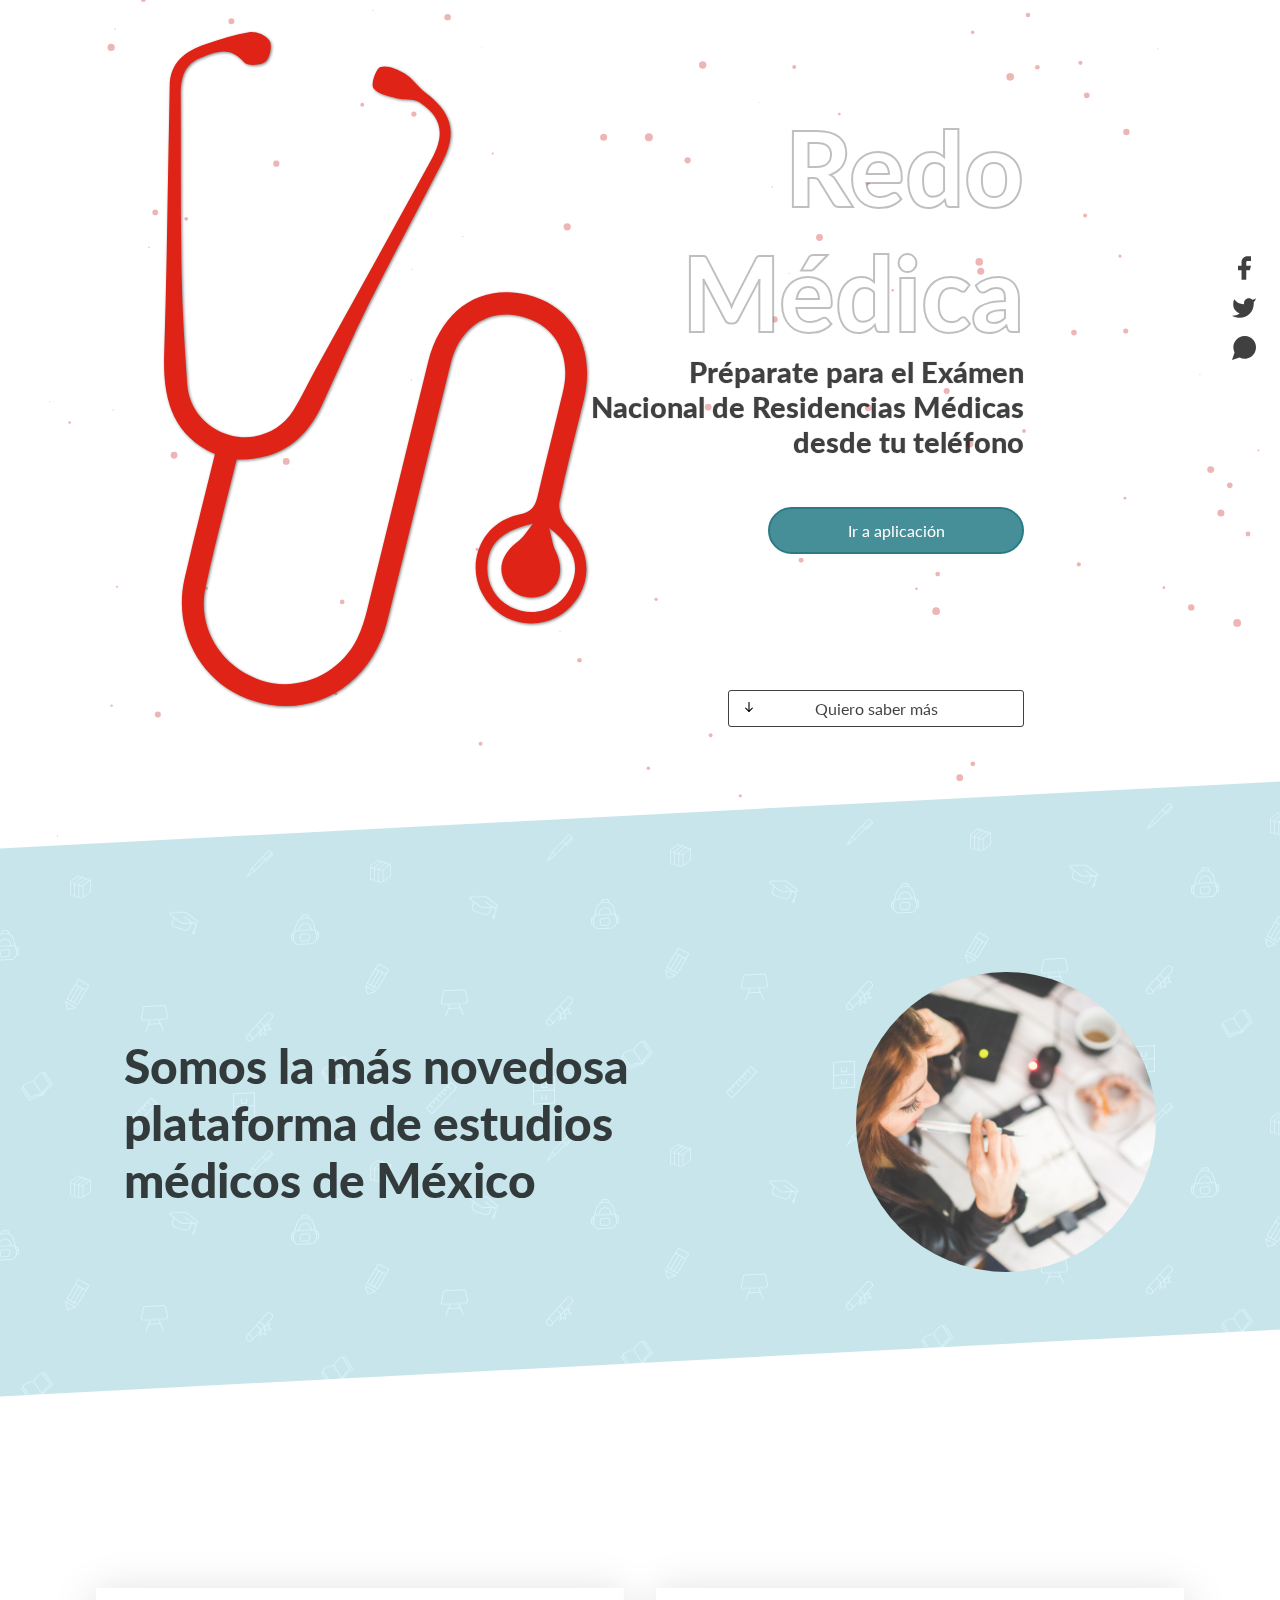
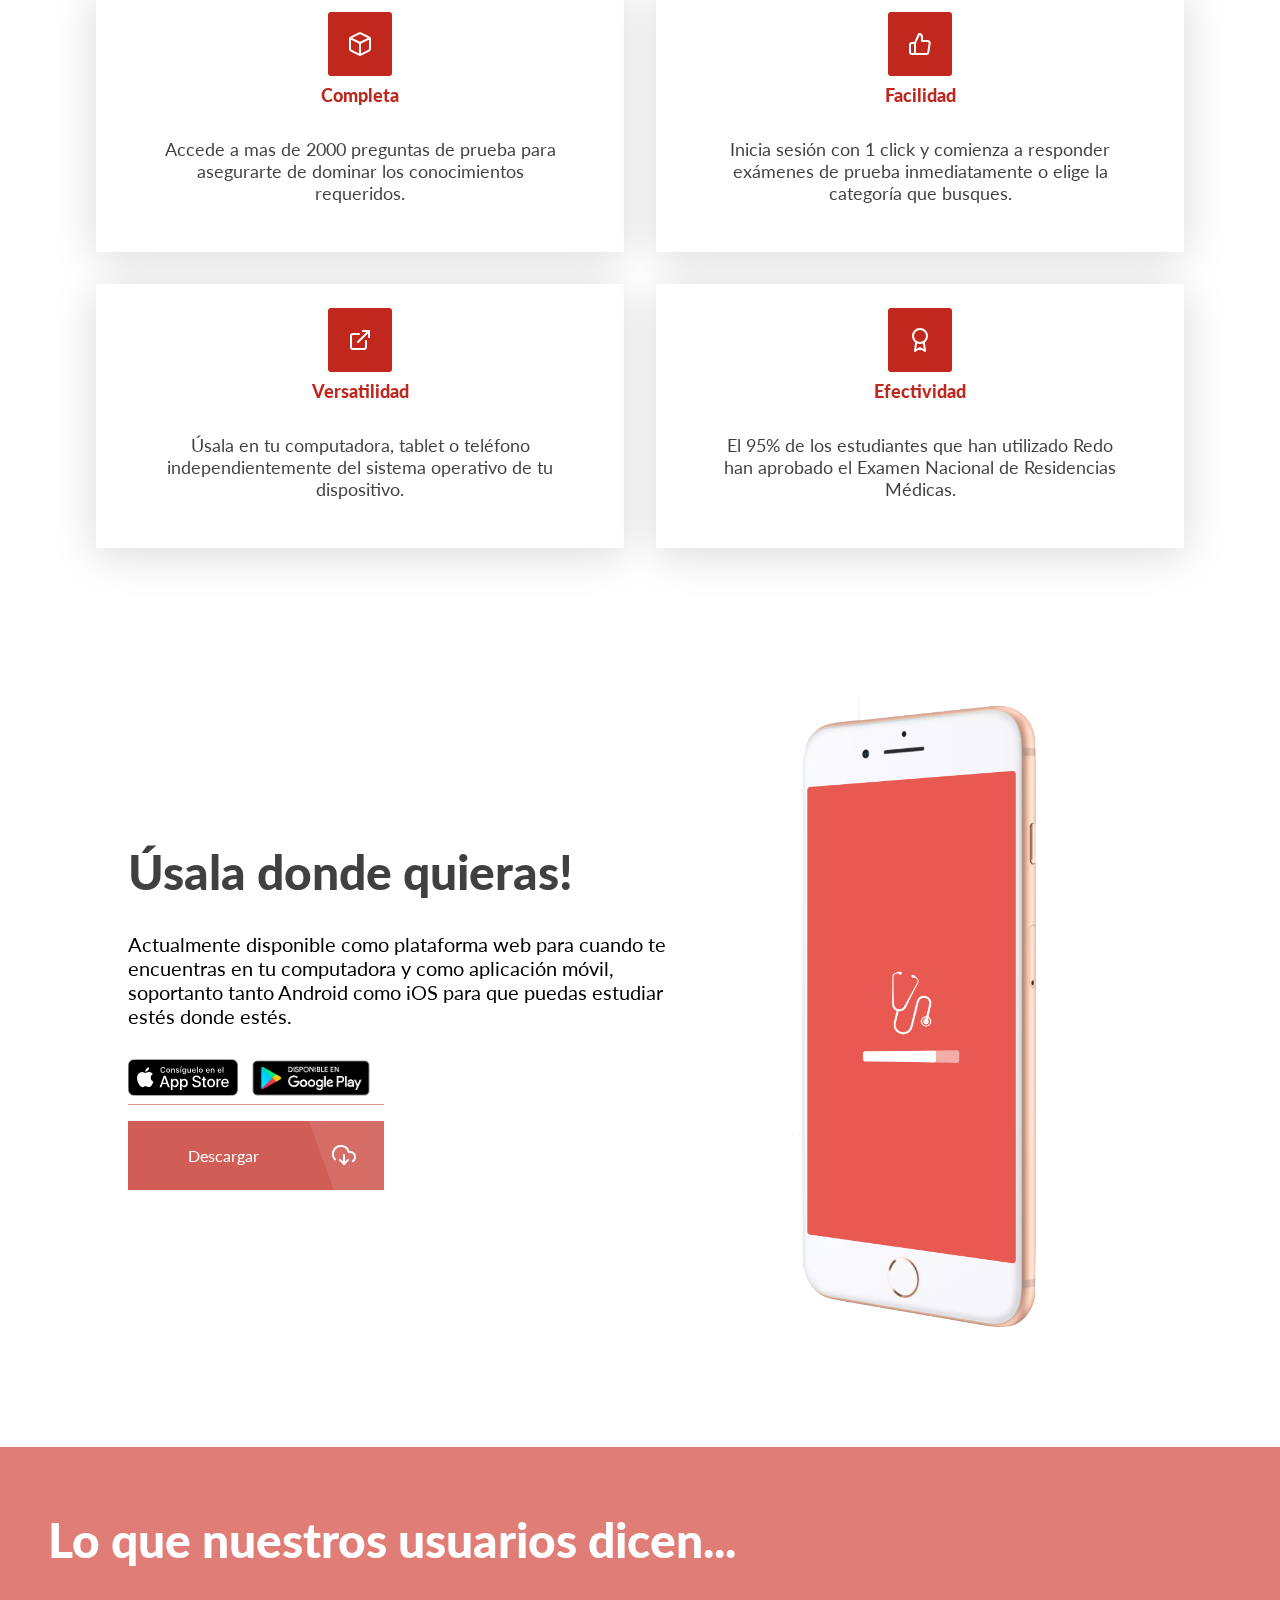
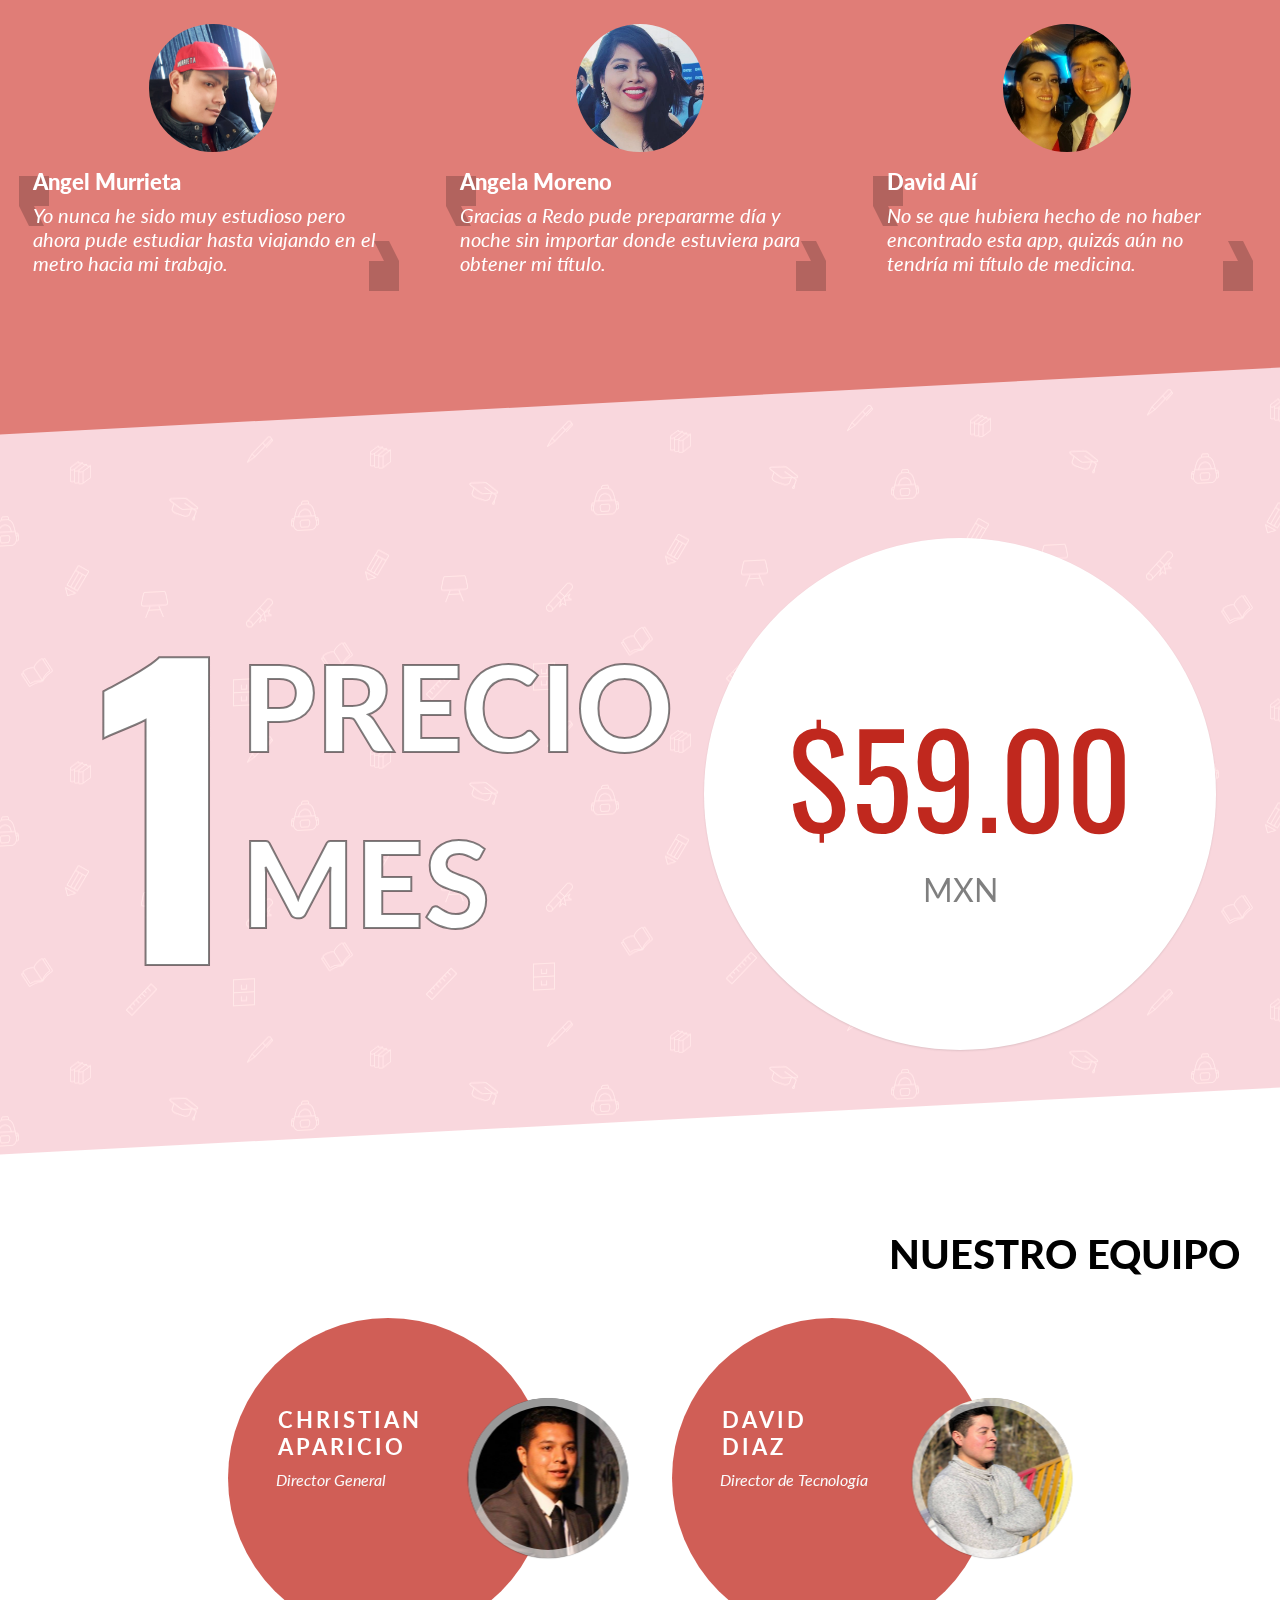
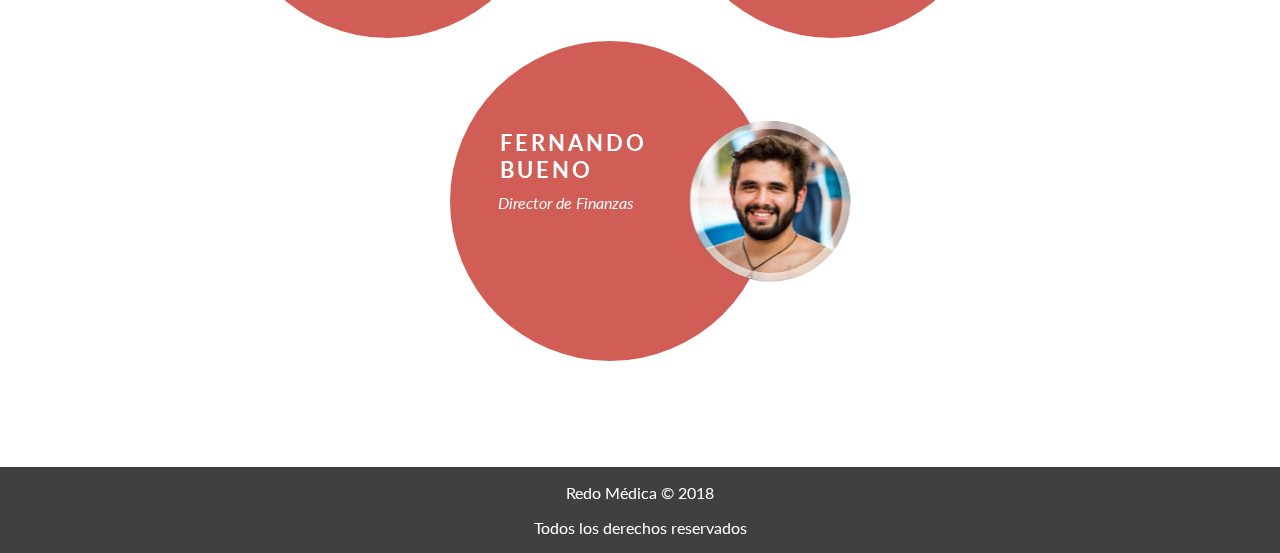
<file: index.html>
<html>
  <head>
    <link rel="shortcut icon" href="img/logoRedBig.svg"/>
    <link rel="stylesheet" href="./style/ihover.css" type="text/css">
    <link rel="stylesheet" href="./style/style.css" type="text/css">
    <meta http-equiv="Content-Type" content="text/html; charset=utf-8" />
    <meta name="viewport" content="width=device-width">
    <link href="https://fonts.googleapis.com/css?family=Lato:400,400i,900" rel="stylesheet">
    <link href="https://fonts.googleapis.com/css?family=Oswald:700" rel="stylesheet">
    <title>Redo Médica</title>
    <meta charset="UTF-8">
  </head>
  <body>
    <div class="menu">
      <div class="menu-icon-container">
        <div class="menu-icon">
          <div class="menu-icon-slash">
            <div class="menu-icon-slash-bar-mask top">
              <div class="menu-icon-slash-bar top"></div>
            </div>
            <div class="menu-icon-slash-bar-mask middle">
              <div class="menu-icon-slash-bar middle"></div>
            </div>
            <div class="menu-icon-slash-bar-mask bottom">
              <div class="menu-icon-slash-bar bottom"></div>
            </div>
          </div>
        </div>
        <span>MENU</span>
      </div>
    </div>
    <div class="floor home">
      <div class="container">
        <div id="particles"></div>
        <div class="logo-container"></div>
        <div class="text-container">
          <div class="title">
            <span>Redo</span>
            <span>Médica</span>
          </div>
          <div class="welcome">Préparate para el Exámen Nacional de Residencias Médicas desde tu teléfono</div>
          <div class="go-to-app-container">
            <div class="go-to-app">
              Ir a aplicación
            </div>
          </div>
          <div class="more-info-button-container">
            <a href="#usage">
            <div class="more-info-button">
              <div class="arrow"></div>
              Quiero saber más
            </div>
            </a>
          </div>
        </div>
        <div class="icon-container">
          <div class="icon-wrapper">
            <div class="icon facebook"></div>
            <div class="text">Facebook</div>
          </div>
          <div class="icon-wrapper">
            <div class="icon twitter"></div>
            <div class="text">Twitter</div>
          </div>
          <div class="icon-wrapper">
            <div class="icon email"></div>
            <div class="text">soporte@redomedica.com</div>
          </div>
        </div>
      </div>
    </div>
    <div class="floor about">
      <div class="header">
        <div class="background blue"></div>
        <div class="text">Somos la más novedosa plataforma de estudios médicos de México</div>
        <div class="image"></div>
      </div>
      <div class="card-container">
        <div class="card">
          <div class="icon-container">
            <div class="icon versatility"></div>
          </div>
          <div class="title">Completa</div>
          <div class="text">
            Accede a mas de 2000 preguntas de prueba para asegurarte de dominar los conocimientos requeridos.
          </div>
        </div>
        <div class="card">
          <div class="icon-container">
            <div class="icon easy"></div>
          </div>
          <div class="title">Facilidad</div>
          <div class="text">
            Inicia sesión con 1 click y comienza a responder exámenes de prueba inmediatamente o elige la categoría que busques.
          </div>
        </div>
        <div class="card">
          <div class="icon-container">
            <div class="icon responsivity"></div>
          </div>
          <div class="title">Versatilidad</div>
          <div class="text">
            Úsala en tu computadora, tablet o teléfono independientemente del sistema operativo de tu dispositivo.
          </div>
        </div>
        <div class="card">
          <div class="icon-container">
            <div class="icon efectivity"></div>
          </div>
          <div class="title">Efectividad</div>
          <div class="text">
            El 95% de los estudiantes que han utilizado Redo han aprobado el Examen Nacional de Residencias Médicas.
          </div>
        </div>
      </div>
    </div>
    <div class="floor usage" id="usage">
      <div class="text">
        <div class="title">Úsala donde quieras!</div>
        <div class="content">
          Actualmente disponible como plataforma web para cuando te encuentras en tu computadora y como aplicación móvil, soportanto tanto Android como iOS para que puedas estudiar estés donde estés.
        </div>
        <div class="badges">
          <div class="badge-container">
            <div class="apple"></div>
            <div class="google"></div>
          </div>
          <div class="pwa">Descargar</div>
        </div>
      </div>
      <div class="image">
      </div>
    </div>
    <div class="floor stories">
      <div class="title">Lo que nuestros usuarios dicen...</div>
      <div class="container">
        <div class="card">
          <div class="user user-1"></div>
          <div class="text-container">
            <div class="name">Angel Murrieta</div>
            <div class="quote-up"></div>
            <div class="text"><i>Yo nunca he sido muy estudioso pero ahora pude estudiar hasta viajando en el metro hacia mi trabajo.</i></div>
            <div class="quote-down"></div>
          </div>
        </div>
        <div class="card">
          <div class="user user-2"></div>
          <div class="text-container">
            <div class="name">Angela Moreno</div>
            <div class="quote-up"></div>
            <div class="text"><i>Gracias a Redo pude prepararme día y noche sin importar donde estuviera para obtener mi título.</i></div>
            <div class="quote-down"></div>
          </div>
        </div>
        <div class="card">
          <div class="user user-3"></div>
          <div class="text-container">
            <div class="name">David Alí</div>
            <div class="quote-up"></div>
            <div class="text"><i>No se que hubiera hecho de no haber encontrado esta app, quizás aún no tendría mi título de medicina.</i></div>
            <div class="quote-down"></div>
          </div>
        </div>
      </div>
    </div>
    <div class="floor pricing">
      <div class="background"></div>
      <div class="container">
        <div class="one-container">
          <div class="one">1</div>
          <div class="text-container">
            <span>PRECIO</span>
            <span>MES</span>
          </div>
        </div>
        <div class="price">
          <div class="number">$59.00</div>
          <div class="detail">MXN</div>
        </div>
      </div>
    </div>
    <div class="floor team">
      <div class="title">NUESTRO EQUIPO</div>
      <div class="grid">
        <div class="col-sm-6">
          <!-- colored -->
          <div class="ih-item circle colored effect3 left_to_right">
              <div class="img"><div class="img-src team-1"></div></div>
              <div class="info">
                <h3>Christian Aparicio</h3>
                <p><i>Director General</i></p>
              </div></div>
          <!-- end colored -->
        </div>
        <div class="col-sm-6">
          <!-- colored -->
          <div class="ih-item circle colored effect3 left_to_right">
              <div class="img"><div class="img-src team-2"></div></div>
              <div class="info">
                <h3>David<br>Diaz</h3>
                <p><i>Director de Tecnología</i></p>
              </div></div>
          <!-- end colored -->
        </div>
        <div class="col-sm-6">
          <!-- colored -->
          <div class="ih-item circle colored effect3 left_to_right">
              <div class="img"><div class="img-src team-3"></div></div>
              <div class="info">
                <h3>Fernando<br>Bueno</h3>
                <p><i>Director de Finanzas</i></p>
              </div></div>
          <!-- end colored -->
        </div>
      </div>
    </div>
    <div class="footer"><span>Redo Médica © 2018</span><span>Todos los derechos reservados</span></div>
  </body>
  <script src="./js/particles.js"></script>
  <script src="./js/script.js"></script>

</html>
</file>
<file: style/ihover.css>
.ih-item {
  position: relative;
  -webkit-transition: all 0.35s ease-in-out;
  -moz-transition: all 0.35s ease-in-out;
  transition: all 0.35s ease-in-out;
}
.ih-item,
.ih-item * {
  -webkit-box-sizing: border-box;
  -moz-box-sizing: border-box;
  box-sizing: border-box;
  cursor:pointer;
}

.ih-item .img-src {
  width: 100%;
  height: 100%;
}

.ih-item.circle {
  position: relative;
  width: 320px;
  height: 320px;
  border-radius: 50%;
}
.ih-item.circle .img {
  position: relative;
  width: 320px;
  height: 320px;
  border-radius: 50%;
}
.ih-item.circle .img:before {
  position: absolute;
  display: block;
  content: '';
  width: 100%;
  height: 100%;
  border-radius: 50%;
  box-shadow: inset 0 0 0 16px rgba(255, 255, 255, 0.6), 0 1px 2px rgba(0, 0, 0, 0.3);
  -webkit-transition: all 0.35s ease-in-out;
  -moz-transition: all 0.35s ease-in-out;
  transition: all 0.35s ease-in-out;
}
.ih-item.circle .img .img-src {
  border-radius: 50%;
}
.ih-item.circle .info {
  position: absolute;
  top: 0;
  bottom: 0;
  left: 0;
  right: 0;
  text-align: center;
  border-radius: 50%;
  -webkit-backface-visibility: hidden;
  backface-visibility: hidden;
}
.ih-item.circle.effect3 .img {
  z-index: 11;
  -webkit-transition: all 0.35s ease-in-out;
  -moz-transition: all 0.35s ease-in-out;
  transition: all 0.35s ease-in-out;
}
.ih-item.circle.effect3.colored .info {
  background: var(--redo-main-color-75);
}
.ih-item.circle.effect3 .info {
  opacity: 0;
  pointer-events: none;
  -webkit-transition: all 0.35s ease-in-out;
  -moz-transition: all 0.35s ease-in-out;
  transition: all 0.35s ease-in-out;
}
.ih-item.circle.effect3 .info h3 {
  color: #fff;
  text-transform: uppercase;
  position: relative;
  letter-spacing: 3px;
  font-size: 22px;
  margin: 0 30px;
  padding: 88px 0 0 20px;
  height: 110px;
  /* text-shadow: 0 0 1px white, 0 1px 2px rgba(0, 0, 0, 0.3); */
  text-align: left;
}
.ih-item.circle.effect3 .info p {
  color: #fafafa;
  padding: 42px 0 0;
  font-style: italic;
  margin: 0 96px 0 48px;
  font-size: 16px;
  /* border-top: 1px solid rgba(255, 255, 255, 0.5); */
  text-align: left;
}
.ih-item.circle.effect3.left_to_right:hover .img {
  -webkit-transform: scale(1) translateX(0);
  -moz-transform: scale(1) translateX(0);
  -ms-transform: scale(1) translateX(0);
  -o-transform: scale(1) translateX(0);
  transform: scale(1) translateX(0);
}
.ih-item.circle.effect3.left_to_right .info {
  -webkit-transform: translateX(-100%);
  -moz-transform: translateX(-100%);
  -ms-transform: translateX(-100%);
  -o-transform: translateX(-100%);
  transform: translateX(-100%);
}
.ih-item.circle.effect3.left_to_right .img {
  -webkit-transform: scale(0.5) translateX(100%);
  -moz-transform: scale(0.5) translateX(100%);
  -ms-transform: scale(0.5) translateX(100%);
  -o-transform: scale(0.5) translateX(100%);
  transform: scale(0.5) translateX(100%);
}
.ih-item.circle.effect3.left_to_right .info {
  opacity: 1;
  -webkit-transform: translateX(0);
  -moz-transform: translateX(0);
  -ms-transform: translateX(0);
  -o-transform: translateX(0);
  transform: translateX(0);
}
.img-src.girl{
  background: url("../img/girlUser.jpeg") no-repeat center;
  background-size: cover;
}
</file>
<file: style/style.css>
html, body{
  margin: 0;
  width: 100%;
  height: 100%;
  --redo-main-color: #C0281E;
  --redo-main-color-75: rgba(192,40,30,0.75);
  --redo-main-color-50: rgba(192,40,30,0.50);
  --redo-main-color-25: rgba(192,40,30,0.25);
  --redo-main-color-10: rgba(192,40,30,0.1);
  --redo-secondary-color: black;
  --redo-secondary-color-75: rgba(0,0,0,0.75);
  --redo-secondary-color-50: rgba(0,0,0,0.5);
  --redo-secondary-color-25: rgba(0,0,0,0.25);
  --redo-secondary-color-10: rgba(0,0,0,0.1);
  font-family: 'Lato', sans-serif;
}
* {
  margin: 0;
  padding: 0;
}
*, *:after, *:before {
  box-sizing: border-box;
}

.floor{
  display: block;
  width: 100%;
  height: 80%;
}
.floor .container{
  display: flex;
  align-items: center;
  justify-content: center;
  height: 100%;
}

/* MENU ICON */
.menu-icon-container{
  position: fixed;
  top: 16px;
  right: 16px;
  border-radius: 50%;
  z-index: 200;
  display: none;
  align-items: center;
  justify-content: center;
  cursor: pointer;
}
.menu-icon {
    display: block;
    width: 20px;
    height: 20px;
    margin-right: 15px;
}
.menu-icon-slash {
    width: 20px;
    height: 20px;
    transform: rotate(-45deg);
    padding: 1px 0 0 1px;
}
.menu-icon-slash-bar-mask.top {
    width: 10px;
    margin-left: 5px;
}
.menu-icon-slash-bar-mask {
    position: relative;
    overflow: hidden;
}
.menu-icon-slash-bar {
    width: 10px;
    border-bottom: 0.15em solid #000;
    margin-bottom: 5px;
    transition: all 0.5s;
}
.menu-icon-slash-bar.top::before {
    content: "";
    position: absolute;
    width: 20px;
    border-bottom: 0.15em solid #000;
    left: 25px;
    transition: all 0.5s;
}
.menu-icon-slash-bar.top {
    animation: slide-bar 5s infinite;
}
.menu-icon-slash-bar-mask.middle {
    width: 20px;
}
.menu-icon-slash-bar.middle {
    width: 20px;
    animation: slide-bar-long 5s 0.2s infinite;
}
.menu-icon-slash-bar.middle::before {
    content: "";
    position: absolute;
    width: 50px;
    border-bottom: 0.15em solid #000;
    left: 40px;
    transition: all 0.5s;
}
.menu-icon-slash-bar-mask.bottom {
    width: 10px;
    margin-left: 5px;
}
.menu-icon-slash-bar.bottom {
    animation: slide-bar 5s 0.58s infinite;
}
.menu-icon-slash-bar.bottom::before {
    content: "";
    position: absolute;
    width: 20px;
    border-bottom: 0.15em solid #000;
    left: 25px;
    transition: all 0.5s;
}
.home .more-info-button-container a{
  text-decoration: none;
  color: inherit;
}
@keyframes slide-bar{
    0%{
        transform:translate3d(0, 0, 0)
    }
    50%{
        transform:translate3d(0, 0, 0)
    }
    100%{
        transform:translate3d(-30px, 0, 0)
    }
}
@keyframes slide-bar-long{
    0%{
        transform:translate3d(0, 0, 0)
    }
    50%{
        transform:translate3d(0, 0, 0)
    }
    100%{
        transform:translate3d(-40px, 0, 0)
    }
}
.menu-icon-container span{
  font-size: 12px;
}

/* MENU */
.menu-page{
  width: 0px;
  height: 0px;
  border-radius: 50%;
  transition: all 0.5s ease-in;
  background: var(--redo-secondary-color-50);
  visibility: hidden;
  position: fixed;
  top: 0;
  right: 0;
}
.menu-page.opened{
  width: 100%;
  height: 100%;
  visibility: visible;
}
.menu-page ul{

}


/* HOME FLOOR */
.home{
  position: relative;
  overflow: visible;
}
.home #particles{
  display: block;
  width: 100%;
  height: 100%;
  position: fixed;
  top: 0;
  left: 0;
  z-index: -1;
}
/* FACEBOOK, TWITTER ICON CONTAINER */
.home .icon-container{
  position: absolute;
  display: flex;
  flex-direction: column;
  right: 24px;
  top: calc(50% - 120px);
  background: transparent;
}
.home .icon-container .icon-wrapper{
  background-color: white;
  cursor: pointer;
  position: relative;
  margin-top: 16px;
}
.home .icon-container .icon-wrapper > .text{
  width: 0;
  position: absolute;
  top: 0;
  right: 0;
  height: 24px;
  overflow: hidden;
  transition: width 0.3s ease-in;
  color: var(--redo-main-color);
  right: 32px;
  text-align: right;
}
.home .icon-container .icon-wrapper:hover > .text{
  width: 200px;
}
.home .icon-container .icon-wrapper > .icon{
  height: 24px;
  width: 24px;
  opacity: 1;
  transition: opacity 0.4s ease-in;
}
.home .icon-container .icon-wrapper:hover > .icon{
  opacity: 0.5;
}
.home .icon-container .icon-wrapper .icon.facebook{
  background: url("../img/facebook.svg") no-repeat center;
  background-size: contain;
}
.home .icon-container .icon-wrapper .icon.twitter{
  background: url("../img/twitter.svg") no-repeat center;
  background-size: contain;
}
.home .icon-container .icon-wrapper .icon.email{
  background: url("../img/message.svg") no-repeat center;
  background-size: contain;
}
.home .access-button{
  border-radius: 100px;
  padding: 16px 24px;
  background-color: var(--redo-secondary-color-50);
}
/* LOGO CONTAINER */
.home .logo-container{
      background: url(../img/logoRedBig.svg) no-repeat center;
    background-size: contain;
    background-color: transparent;
    height: 680px;
    width: 50%;
    position: absolute;
    left: 56px;
    top: 30px;
}
/*TEXT CONTAINER */
.home .text-container{
  position: absolute;
  top: calc(50% - 256px);
  right: 256px;
  width: 35%;
  z-index: 900;
}
.home .text-container .welcome{
  font-size: 29px;
  color: var(--redo-secondary-color-75);
  -webkit-text-stroke: 1px var(--redo-secondary-color-10);
  text-stroke: 1px var(--redo-secondary-color-10);
  text-align: right;
  display: block;
  font-weight: 900;
  padding-bottom: 32px;
  max-width: 700px;
}
.home .text-container .title span{
  font-size: 104px;
  text-align: right;
  display: block;
  font-weight: 900;
  color:white;
  -webkit-text-stroke: 2px var(--redo-secondary-color-25);
  text-stroke: 2px var(--redo-secondary-color-25);
}
/* GO TO APP BUTTON */
.home .go-to-app-container{
  display: flex;
  align-items: center;
  width: 100%;
  justify-content: flex-end;
  padding-top: 16px;
}
.home .go-to-app{
  padding: 12px 56px;
  border-radius: 50px;
  border: 2px solid #2a7b86;
  cursor: pointer;
  outline: none;
  -webkit-transition: all 0.3s ease-in;
  -moz-transition: all 0.3s ease-in;
  transition: all 0.3s ease-in;
  position: relative;
  background-color: #468f99;
  color: white;
  width: 256px;
  display: block;
  text-align: center;
}
.home .go-to-app:hover{
  background-color: #2a7b86;
}
.home .go-to-app:before{
  position: absolute;
  height: 100%;
  width: 20px;
  content: '';
  -webkit-transition: all 0.3s ease-in;
  -moz-transition: all 0.3s ease-in;
  transition: all 0.3s ease-in;
  background: url("../img/arrowUp.svg") no-repeat center;
  background-size: contain;
  left: 70%;
  opacity: 0;
  top: 0;
}
.home .go-to-app:hover:before{
  left: 80%;
  opacity: 1;
}
.home .more-info-button-container{
  display: flex;
  align-items: center;
  justify-content: flex-end;
  padding-top: 136px;
}
.home .more-info-button{
  display: block;
  background: transparent;
  color: var(--redo-secondary-color-75);
  border: 1px solid var(--redo-secondary-color-75);
  border-radius: 3px;
  padding: 8px 16px;
  position: relative;
  margin-top: 0;
  transition: margin 0.2s ease-in;
  width: 296px;
  text-align: center;
  cursor: pointer;
}
.home .more-info-button .arrow{
  position: absolute;
  top: 8px;
  display: block;
  width: 8px;
  height: 16px;
  background: url("../img/arrowDownBlack.svg") no-repeat center;
  background-size: contain;
  transition: all 0.3s ease-out;
}
.home .more-info-button:hover{
  color:white;
}
.home .more-info-button:hover .arrow{
  top: 16px;
  background: url("../img/arrowDownWhite.svg") no-repeat center;
  background-size: contain;
}
.home .more-info-button:after{
  background-color: var(--redo-secondary-color-75);
  z-index: -1;
  content: '';
  position: absolute;
  width: 0;
  height: 100%;
  display: block;
  right: 0;
  top: 0;
  transition: all 0.2s ease-in;
}
.home .more-info-button:hover:after{
  width: 100%;
}

.about{
  height: initial;
}
.about .header{
  text-align: center;
  display: flex;
  align-items: center;
  justify-content: space-between;
  background: transparent;
  color: var(--redo-secondary-color-75);
  width: 100%;
  margin: 128px 0px;
  position: relative;
  padding: 124px;
}
.about .header .text{
  font-size: 48px;
  font-weight: 900;
  flex:1;
  padding: 0 64px 0 0;
  text-align: left;
  position: relative;
  z-index: 120;
}
.about .header .image{
  width: 300px;
  height: 300px;
  background: url("../img/studying.jpg") no-repeat center;
  background-size: cover;
  border-radius: 50%;
  z-index: 120;
}
.about .card-container{
  display: grid;
  grid-template-columns: 1fr 1fr;
  grid-auto-flow: row;
  grid-column-gap: 32px;
  grid-row-gap: 32px;
  justify-items: center;
  align-items: center;
  padding: 64px 32px;
  width: 66%;
  margin: auto;
}
.about .card-container .card{
  background: white;
  color: var(--redo-secondary-color-75);
  padding: 24px;
  box-shadow: 0px 6px 42px rgba(0, 0, 0, 0.15);
}
.about .card-container .card .icon-container{
  position: relative;
  margin: auto;
  background-color: var(--redo-main-color);
  border-radius: 3px;
  width: 64px;
  height: 64px;
  display: flex;
  align-items: center;
  justify-content: center;
}
.about .card-container .card .icon{
  width: 24px;
  height: 24px;
  display: block;
}
.about .card-container .card .icon.versatility{
  background: url("../img/versatility.svg") no-repeat center;
}
.about .card-container .card .icon.easy{
  background: url("../img/easy.svg") no-repeat center;
}
.about .card-container .card .icon.responsivity{
  background: url("../img/responsivity.svg") no-repeat center;
}
.about .card-container .card .icon.efectivity{
  background: url("../img/efectivity.svg") no-repeat center;
}
.about .card-container .card .title{
  display: block;
  padding: 8px;
  background: white;
  color: var(--redo-main-color);
  font-size: 18px;
  font-weight: 900;
  text-align: center;
}
.about .card-container .card .text{
  padding: 24px 40px 24px;
  font-size: 18px;
  text-align: center;
}

.usage{
  display: flex;
  align-items: center;
  justify-content: space-between;
  padding: 84px 128px;
  height: initial;
}
.usage .text{
  text-align: left;
  flex: 1;
}
.usage .text .title{
  font-size: 48px;
  font-weight: 900;
  color: var(--redo-secondary-color-75);
  padding-bottom: 32px;
}
.usage .text .content{
  font-size: 20px;
  color: var(--redo-secondary-color);
  text-align: left;
  max-width: 768px;
  line-height: 24px;
}
.usage .text .badges{
  display: block;
  max-width: 256px;
  padding-top: 24px;
}
.usage .text .badges .badge-container{
  display: flex;
  justify-content: space-between;
  border-bottom: 1px solid var(--redo-main-color-50);
  margin-bottom: 16px;
  align-items: center;
}
.usage .text .badges .badge-container div{
  width: 150px;
  height: 40px;
}
.usage .text .badges .badge-container .google{
  background: url("../img/googlePlayBadge.png") no-repeat center;
  background-size: contain;
  height: 52px;
  width: 200px;
}
.usage .text .badges .badge-container .apple{
  background: url("../img/appleStoreBadge.svg") no-repeat center;
  background-size: contain;
  max-height: 40px;
}
.usage .text .badges .pwa{
  padding: 25px 120px 25px 60px;
  overflow: hidden;
  background: var(--redo-main-color-75);
  color: #fff;
  border: none;
  cursor: pointer;
  outline: none;
  position: relative;
  -webkit-transition: all 0.3s;
  -moz-transition: all 0.3s;
  transition: all 0.3s;
}
.usage .text .badges .pwa:hover{
  background: var(--redo-main-color);
}
.usage .text .badges .pwa:before{
  position: absolute;
  height: 100%;
  left: 0;
  top: 0;
  width: 60px;
  left: auto;
  right: 10px;
  z-index: 2;
  background: url("../img/download.svg") no-repeat center;
  content:'';
}
.usage .text .badges .pwa:after{
  width: 30%;
  height: 200%;
  background: rgba(255,255,255,0.1);
  z-index: 1 !important;
  right: 0;
  top: 0;
  margin: -5px 0 0 -5px;
  -webkit-transform-origin: 0 0;
  -webkit-transform: rotate(-20deg);
  -moz-transform-origin: 0 0;
  -moz-transform: rotate(-20deg);
  -ms-transform-origin: 0 0;
  -ms-transform: rotate(-20deg);
  transform-origin: 0 0;
  transform: rotate(-20deg);
  content: '';
  position: absolute;
  z-index: -1;
  -webkit-transition: all 0.3s;
  -moz-transition: all 0.3s;
  transition: all 0.3s;
}
.usage .text .badges .pwa:hover:after{
  width: 40%;
}
.usage .image{
  height: 640px;
  background: url(../img/iphone.png) no-repeat center;
  background-size: contain;
  display: block;
  position: relative;
  width: 464px;
}
.usage .image .screen{
  width: 210px;
  height: 412px;
  position: absolute;
  background: url("../img/screen.svg") no-repeat center;
  background-size: contain;
  top: 175px;
  left: 188px;
}

.stories {
    padding: 40px 0px 90px;
    height: initial;
    background: #e07d77;
    position: relative;
    top: 27px;
    color: white;
    z-index: 70;
}
.stories .container {
    display: flex;
    justify-content: center;
    align-items: center;
    height: initial;
    margin: 32px auto 80px;
}
.stories .card{
  background: transparent;
  display: flex;
  align-items: center;
  justify-content: center;
  flex-direction: column;
  position: relative;
  flex: 1;
}
.stories .card .text-container{
  display: block;
  position: relative;
  padding: 16px;
}
.stories .card .text-container .name{
  font-weight: 900;
  font-size: 22px;
  color: var(--redo-secondary-color);
  display: block;
  padding-bottom: 8px;
  color: white;
}
.stories .card .quote-up{
    position: absolute;
    width: 50px;
    height: 50px;
    background: url(../img/quote.svg) no-repeat center;
    background-size: contain;
    opacity: 0.2;
    display: block;
    top: 24px;
    left: -8px;
    z-index: -1;
}
.stories .card .quote-down {
    position: absolute;
    width: 50px;
    height: 50px;
    background: url(../img/quote.svg) no-repeat center;
    background-size: contain;
    opacity: 0.2;
    display: block;
    bottom: 0;
    right: 0;
    transform: rotateX(180deg) rotateY(180deg);
}
.stories .card .text{
  width: 360px;
  text-align: left;
  font-size: 20px;
}
.stories .card .user{
  width: 128px;
  height: 128px;
  border-radius: 50%;
  background: url("../img/girlUser.jpeg") no-repeat center;
  background-size: cover;
}
.stories .title {
    display: block;
    padding: 24px 48px;
    font-size: 48px;
    color: var(--redo-secondary-color-75);
    font-weight: 900;
    text-align: left;
    color: white;
}

/* Background pattern from Subtle Patterns */
.pricing{
  position: relative;
  overflow: visible;
}
.background {
    position: absolute;
    width: 100%;
    height: 100%;
    left: 0px;
    top: 0px;
    background: url(../img/school.png);
    background-repeat: repeat;
    filter: hue-rotate(300deg);
    -ms-transform: skewY(-3deg);
    -webkit-transform: skewY(-3deg);
    transform: skewY(-3deg);
    z-index: 100;
    top: -33px;
}
.background.blue{
  filter: hue-rotate(140deg);
}
.pricing .container{
  display: flex;
  align-items: center;
  justify-content: space-between;
  padding: 32px 64px;
  position: relative;
  z-index: 120;
}
.pricing .container .price{
  background: white;
  border-radius: 50%;
  width: 512px;
  height: 512px;
  box-shadow: 0px 1px 2px rgba(0, 0, 0, 0.1);
  display: flex;
  align-items: center;
  justify-content: center;
  flex-direction: column;
}
.pricing .container .price .number{
  font-size: 128px;
  color: var(--redo-main-color);
  font-family: 'Oswald', sans-serif;
}
.pricing .container .price .detail{
  font-size: 32px;
  color: var(--redo-secondary-color-50);
}
.pricing .container .one-container{
  display: flex;
  align-items: center;
  justify-content: center;
  flex: 1;
  color: white;
  -webkit-text-stroke: 2px var(--redo-secondary-color-50);
  text-stroke: 2px var(--redo-secondary-color-50);
}
.pricing .container .one-container .one{
  font-size: 380px;
    font-weight: 700;
    font-family: 'Oswald', sans-serif;
    line-height: 388px;
}
.pricing .container .one-container .text-container{
  display: block;
}
.pricing .container .one-container .text-container span{
    display: block;
    font-size: 120px;
    font-weight: 900;
}
.pricing .container .one-container .text-container span + span{
  padding-top: 32px;
}


.team{
  height: initial;
  padding: 20px 0px 50px;
}
.team .title{
  display: block;
  width: 100%;
  text-align: right;
  font-size: 40px;
  font-weight: 900;
  padding: 56px 40px 40px;
}
.team .grid{
  display: grid;
  grid-template-columns: 1fr 1fr 1fr;
  grid-auto-flow: row;
  grid-column-gap: 16px;
  grid-row-gap: 16px;
  justify-items: center;
  align-items: center;
  padding-bottom: 56px;
}

.footer{
  display: block;
  padding: 16px;
  background: var(--redo-secondary-color-75);
  color: white;
}
.footer span{
  display: block;
  text-align: center;
}
.footer span+span{
  padding-top: 16px;
}

.team-1{
  background: url(../img/apa.jpg) no-repeat center;
  background-size: cover;
}
.team-2{
  background: url(../img/irv.jpg) no-repeat center;
  background-size: cover;
}
.team-3{
  background: url(../img/fer.jpg) no-repeat center;
  background-size: cover;
}
.stories .card .user.user-1{
  background: url(../img/mun.jpg) no-repeat center;
  background-size: cover;
}
.stories .card .user.user-2{
  background: url(../img/ang.jpg) no-repeat center;
  background-size: cover;
}
.stories .card .user.user-3{
  background: url(../img/dav.jpg) no-repeat center;
  background-size: cover;
}

@media only screen and (max-width: 1470px){
  .team .grid{
    display: block;
    text-align: center;
  }
  .team .grid > *{
    margin: 0px 60px;
    display: inline-block;
    position: relative;
    left: -30px;
  }
  .about .card-container{
    width: 90%;
  }
}
@media only screen and (max-width: 1230px){
  .pricing .container{
    display: block;
  }
  .pricing .container .price{
    margin: auto;
  }
  .pricing{
    height: auto;
  }
  .stories .container{
    display: block;
  }
  .stories .container{
    display: block;
    text-align: center;
  }
  .stories .card{
    margin: 0px auto 40px;
    display: inline-block;
  }
  .stories .card .user{
    margin: auto;
  }
  .about .card-container{
    width: 100%;
  }
  .usage{
    padding:60px 0px 60px 60px;
  }
  .home .text-container{
    padding-right: 64px;
    width: auto;
    right: 0px;
  }
  .home .logo-container{
    opacity: 0.4;
  }
  .about .header{
    padding: 124px 30px;
  }
  .ih-item.circle{
    margin-bottom: 20px;
  }
}
@media only screen and (max-width: 750px){
  .about .header{
    display: block;
  }
  .about .header .image{
    position: relative;
    z-index: 130;
    float: right;
  }
  .about .header {
    padding: 124px 30px 240px;
  }
  .about .card-container{
    display: block;
  }
  .about .card-container .card{
    margin-bottom: 30px;
  }
  .usage .image{
    position: absolute;
    width: 50%;
    opacity: 0.4;
    right: 10px;
    z-index: -1;
  }
  .usage {
    padding: 100px 30px 160px 30px;
    position: relative;
  } 
  .home .logo-container{
    width: 70%;
  }
}
@media only screen and (max-width: 590px){
  .pricing .container .one-container .text-container span{
    font-size: 70px;
  }
  .pricing .container .one-container .one{
    font-size: 240px;
    line-height: 290px;
  }
  .pricing .container .price{
    width: 300px;
    height: 300px;
  }
  .pricing .container{
    height: auto;
    padding-bottom: 0px;
  }
  .ih-item.circle{
    width: 220px;
    height: 220px;
  }
  .ih-item.circle .img{
    width: 220px;
    height: 220px;
  }
  .pricing .container .price .number{
    font-size: 80px;
  }
  .ih-item.circle.effect3 .info h3{
    padding: 38px 0 0 0px;
  }
  .ih-item.circle.effect3 .info p{
    padding: 0px;
  }
  .stories .card{
    width: 100%;
  }
  .about .header .text, .stories .title, .team .title, .usage .text .title{
    font-size: 32px;
  }
  .home .more-info-button{
    width: 200px;
  }
}
@media only screen and (max-width: 420px){
  .home .text-container .title span{
    font-size: 60px;
  }
  .about .header .image{
    width: 240px;
    height: 240px;
  }
  .stories .card .text{
    width: 100%;
  }
  .pricing .container .one-container .text-container span{
    font-size: 40px;
  }
  .pricing .container .price{
    width: 240px;
    height: 240px;
  }
}
</file>
